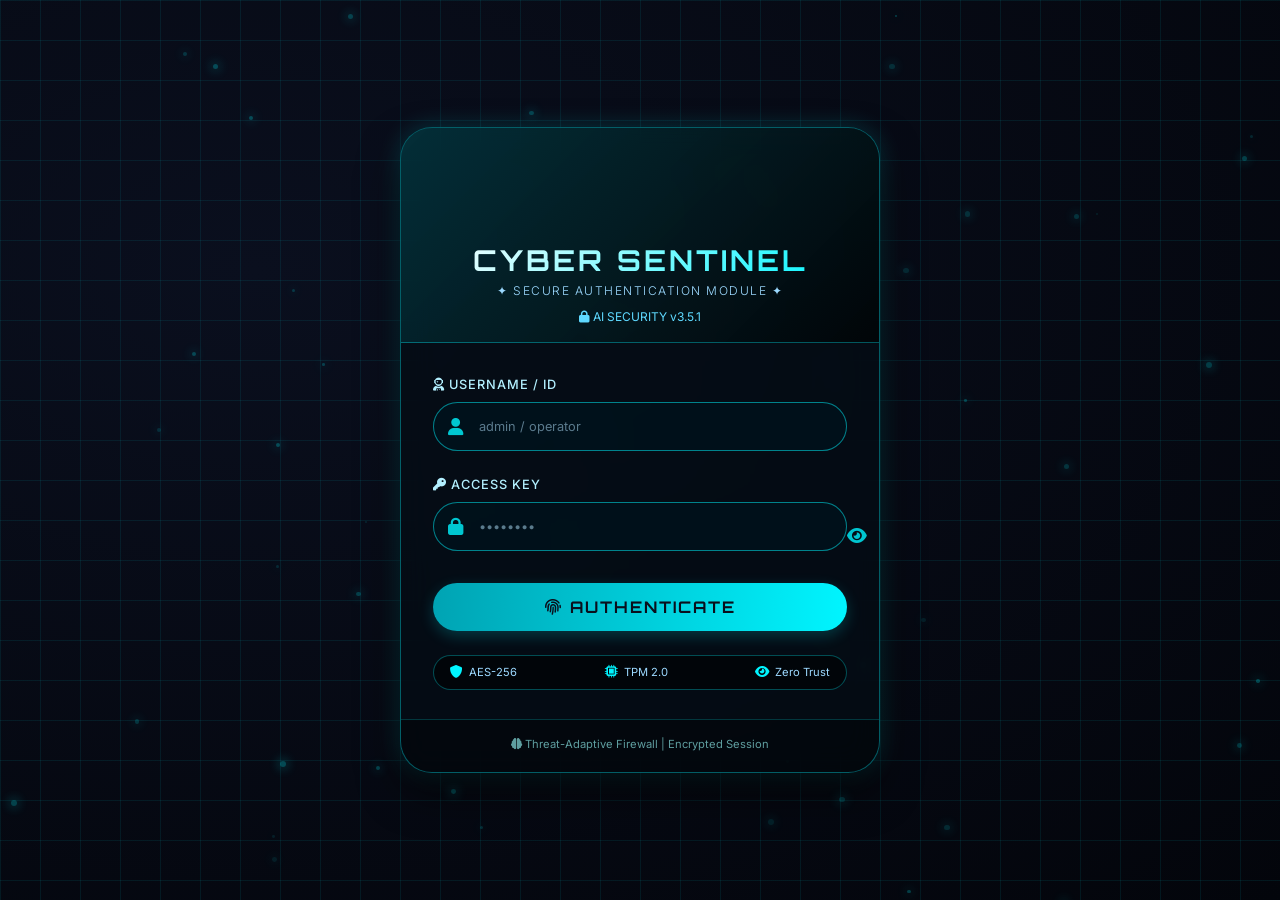
<file: frontend(testing)/login.html>
<!DOCTYPE html>
<html lang="en">
<head>
    <meta charset="UTF-8">
    <meta name="viewport" content="width=device-width, initial-scale=1.0, user-scalable=no">
    <title>CyberSentinel | Secure Authentication</title>

    <!-- Bootstrap 5 CSS -->
    <link href="https://cdn.jsdelivr.net/npm/bootstrap@5.3.0-alpha1/dist/css/bootstrap.min.css" rel="stylesheet">
    
    <!-- Font Awesome Icons -->
    <link rel="stylesheet" href="https://cdnjs.cloudflare.com/ajax/libs/font-awesome/6.0.0-beta3/css/all.min.css">
    
    <!-- Google Fonts: Inter + Orbitron -->
    <link href="https://fonts.googleapis.com/css2?family=Orbitron:wght@400;500;600;700;800;900&family=Inter:wght@300;400;500;600;700&display=swap" rel="stylesheet">
    
    <style>
        * {
            margin: 0;
            padding: 0;
            box-sizing: border-box;
        }

        body {
            min-height: 100vh;
            background: radial-gradient(ellipse at 20% 30%, #0a0f1e, #03050b);
            font-family: 'Inter', sans-serif;
            display: flex;
            align-items: center;
            justify-content: center;
            position: relative;
            overflow-x: hidden;
        }

        /* Animated grid background */
        .cyber-grid {
            position: fixed;
            top: 0;
            left: 0;
            width: 100%;
            height: 100%;
            background-image: 
                linear-gradient(rgba(0, 245, 255, 0.08) 1px, transparent 1px),
                linear-gradient(90deg, rgba(0, 245, 255, 0.08) 1px, transparent 1px);
            background-size: 40px 40px;
            pointer-events: none;
            z-index: 0;
            animation: gridMove 20s linear infinite;
        }

        @keyframes gridMove {
            0% {
                transform: translate(0, 0);
            }
            100% {
                transform: translate(40px, 40px);
            }
        }

        /* Floating particles */
        .particles {
            position: fixed;
            top: 0;
            left: 0;
            width: 100%;
            height: 100%;
            z-index: 0;
            pointer-events: none;
        }

        .particle {
            position: absolute;
            background: rgba(0, 245, 255, 0.4);
            border-radius: 50%;
            box-shadow: 0 0 12px #00f5ff;
            animation: floatParticle 8s infinite ease-in-out;
        }

        @keyframes floatParticle {
            0% {
                transform: translateY(0px) translateX(0px);
                opacity: 0;
            }
            20% {
                opacity: 0.8;
            }
            80% {
                opacity: 0.6;
            }
            100% {
                transform: translateY(-100px) translateX(30px);
                opacity: 0;
            }
        }

        /* Main card container */
        .login-wrapper {
            position: relative;
            z-index: 10;
            width: 100%;
            max-width: 480px;
            margin: 1.5rem;
        }

        .cyber-card {
            background: rgba(5, 12, 20, 0.75);
            backdrop-filter: blur(16px);
            border-radius: 32px;
            border: 1px solid rgba(0, 245, 255, 0.35);
            box-shadow: 0 20px 40px rgba(0, 0, 0, 0.6), 0 0 25px rgba(0, 245, 255, 0.2);
            transition: all 0.3s ease;
            overflow: hidden;
        }

        .cyber-card:hover {
            border-color: #00f5ff;
            box-shadow: 0 0 35px rgba(0, 245, 255, 0.3);
        }

        .card-header-glow {
            background: linear-gradient(135deg, rgba(0, 245, 255, 0.15), rgba(0, 0, 0, 0.6));
            padding: 1.5rem 2rem 1rem;
            text-align: center;
            border-bottom: 1px solid rgba(0, 245, 255, 0.3);
        }

        .logo-icon {
            font-size: 3.2rem;
            color: #00f5ff;
            filter: drop-shadow(0 0 8px #00f5ff);
            animation: pulseGlow 2s infinite alternate;
        }

        @keyframes pulseGlow {
            0% {
                text-shadow: 0 0 2px #00f5ff;
                filter: drop-shadow(0 0 4px #00f5ff);
            }
            100% {
                text-shadow: 0 0 12px #00f5ff;
                filter: drop-shadow(0 0 12px #00f5ff);
            }
        }

        .cyber-title {
            font-family: 'Orbitron', monospace;
            font-weight: 700;
            font-size: 1.8rem;
            letter-spacing: 3px;
            background: linear-gradient(135deg, #ffffff, #00f5ff);
            -webkit-background-clip: text;
            background-clip: text;
            color: transparent;
            margin-top: 10px;
        }

        .subtitle {
            font-size: 0.75rem;
            letter-spacing: 1.5px;
            color: #9cd9ff;
            font-weight: 300;
            text-transform: uppercase;
        }

        /* Form styling */
        .cyber-form {
            padding: 2rem 2rem 1.8rem;
        }

        .input-group-cyber {
            margin-bottom: 1.5rem;
        }

        .input-label {
            display: block;
            margin-bottom: 0.5rem;
            font-size: 0.8rem;
            font-weight: 500;
            letter-spacing: 1px;
            color: #b3f0ff;
            text-transform: uppercase;
        }

        .input-icon-field {
            position: relative;
            display: flex;
            align-items: center;
        }

        .input-icon-field i {
            position: absolute;
            left: 15px;
            font-size: 1.1rem;
            color: #00f5ff;
            z-index: 2;
            opacity: 0.8;
        }

        .cyber-input {
            width: 100%;
            background: rgba(0, 20, 30, 0.7);
            border: 1.5px solid rgba(0, 245, 255, 0.5);
            border-radius: 40px;
            padding: 12px 20px 12px 45px;
            font-size: 0.95rem;
            color: #ffffff;
            font-weight: 400;
            transition: all 0.25s ease;
            font-family: 'Inter', monospace;
        }

        .cyber-input:focus {
            outline: none;
            border-color: #00f5ff;
            box-shadow: 0 0 15px rgba(0, 245, 255, 0.4);
            background: rgba(0, 30, 40, 0.8);
        }

        .cyber-input::placeholder {
            color: rgba(180, 230, 255, 0.5);
            font-size: 0.8rem;
        }

        /* Toggle password eye */
        .toggle-pwd {
            position: absolute;
            right: 15px;
            cursor: pointer;
            color: #00f5ff;
            background: transparent;
            border: none;
            font-size: 1rem;
            z-index: 2;
        }

        /* Login button */
        .btn-cyber {
            background: linear-gradient(95deg, #00a3b3, #00f5ff);
            border: none;
            border-radius: 40px;
            padding: 12px;
            font-weight: 700;
            font-family: 'Orbitron', monospace;
            letter-spacing: 2px;
            font-size: 1rem;
            color: #0a0f1c;
            transition: all 0.25s;
            box-shadow: 0 5px 15px rgba(0, 245, 255, 0.2);
            width: 100%;
            margin-top: 0.5rem;
        }

        .btn-cyber:hover {
            transform: scale(1.02);
            background: linear-gradient(95deg, #00c5d9, #2effff);
            box-shadow: 0 0 20px #00f5ff;
            color: #000;
        }

        /* security badges */
        .security-badge {
            display: flex;
            justify-content: space-between;
            align-items: center;
            background: rgba(0, 0, 0, 0.5);
            border-radius: 50px;
            padding: 0.5rem 1rem;
            margin-top: 1.5rem;
            border: 1px solid rgba(0, 245, 255, 0.3);
            font-size: 0.7rem;
        }

        .badge-item {
            display: flex;
            align-items: center;
            gap: 6px;
            color: #9cd9ff;
        }

        .badge-item i {
            font-size: 0.8rem;
            color: #00f5ff;
        }

        /* Footer */
        .footer-note {
            text-align: center;
            padding: 1rem 1rem 1.2rem;
            font-size: 0.7rem;
            color: #5f9ea0;
            border-top: 1px solid rgba(0, 245, 255, 0.2);
            background: rgba(0, 0, 0, 0.3);
        }

        /* alert animation */
        .toast-notify {
            position: fixed;
            bottom: 25px;
            right: 25px;
            z-index: 1050;
            min-width: 260px;
            background: rgba(0, 0, 0, 0.85);
            backdrop-filter: blur(12px);
            border-left: 5px solid;
            border-radius: 12px;
            padding: 12px 18px;
            font-family: 'Inter', monospace;
            transform: translateX(120%);
            transition: transform 0.3s ease;
            box-shadow: 0 10px 20px rgba(0,0,0,0.5);
        }

        .toast-notify.show-toast {
            transform: translateX(0);
        }

        .toast-success {
            border-left-color: #00ffaa;
            color: #ccfff0;
        }
        .toast-error {
            border-left-color: #ff3366;
            color: #ffb3c6;
        }

        @media (max-width: 480px) {
            .cyber-title {
                font-size: 1.4rem;
            }
            .cyber-form {
                padding: 1.5rem;
            }
        }
    </style>
</head>
<body>

<div class="cyber-grid"></div>
<div class="particles" id="particlesContainer"></div>

<div class="login-wrapper">
    <div class="cyber-card">
        <div class="card-header-glow">
            <div class="logo-icon">
                <i class="fas fa-shield-haltered"></i>
            </div>
            <div class="cyber-title">CYBER SENTINEL</div>
            <div class="subtitle">✦ SECURE AUTHENTICATION MODULE ✦</div>
            <div style="margin-top: 8px; font-size: 12px; color:#5fd9ff;"><i class="fas fa-lock"></i> AI SECURITY v3.5.1</div>
        </div>

        <div class="cyber-form">
            <form id="advancedLoginForm">
                <div class="input-group-cyber">
                    <label class="input-label"><i class="fas fa-user-astronaut"></i> USERNAME / ID</label>
                    <div class="input-icon-field">
                        <i class="fas fa-user"></i>
                        <input type="text" class="cyber-input" id="username" placeholder="admin / operator" autocomplete="off" required>
                    </div>
                </div>

                <div class="input-group-cyber">
                    <label class="input-label"><i class="fas fa-key"></i> ACCESS KEY</label>
                    <div class="input-icon-field">
                        <i class="fas fa-lock"></i>
                        <input type="password" class="cyber-input" id="password" placeholder="••••••••" autocomplete="off" required>
                        <button type="button" class="toggle-pwd" id="togglePasswordBtn">
                            <i class="fas fa-eye"></i>
                        </button>
                    </div>
                </div>

                <button type="submit" class="btn-cyber" id="loginBtn">
                    <i class="fas fa-fingerprint"></i> AUTHENTICATE
                </button>

                <div class="security-badge">
                    <div class="badge-item"><i class="fas fa-shield-alt"></i> AES-256</div>
                    <div class="badge-item"><i class="fas fa-microchip"></i> TPM 2.0</div>
                    <div class="badge-item"><i class="fas fa-eye"></i> Zero Trust</div>
                </div>
            </form>
        </div>

        <div class="footer-note">
            <i class="fas fa-brain"></i> Threat-Adaptive Firewall | Encrypted Session
        </div>
    </div>
</div>

<!-- Custom Toast Notifications -->
<div id="liveToast" class="toast-notify">
    <div style="display: flex; align-items: center; gap: 12px;">
        <i id="toastIcon" class="fas fa-check-circle" style="font-size: 1.4rem;"></i>
        <div style="flex:1">
            <strong id="toastTitle">System</strong>
            <div id="toastMessage" style="font-size:0.8rem;">Authenticating...</div>
        </div>
        <button style="background: none; border: none; color: #aaa; cursor:pointer;" onclick="closeToast()">✕</button>
    </div>
</div>

<script>
    // -------------------------------
    // 1) Animated particles creation
    // -------------------------------
    function createParticles() {
        const container = document.getElementById('particlesContainer');
        const particleCount = 60;
        for (let i = 0; i < particleCount; i++) {
            const particle = document.createElement('div');
            particle.classList.add('particle');
            const size = Math.random() * 4 + 2;
            particle.style.width = size + 'px';
            particle.style.height = size + 'px';
            particle.style.left = Math.random() * 100 + '%';
            particle.style.top = Math.random() * 100 + '%';
            particle.style.animationDelay = Math.random() * 8 + 's';
            particle.style.animationDuration = Math.random() * 6 + 4 + 's';
            particle.style.opacity = Math.random() * 0.5 + 0.2;
            container.appendChild(particle);
        }
    }
    createParticles();

    // Toggle password visibility
    const togglePwdBtn = document.getElementById('togglePasswordBtn');
    const pwdInput = document.getElementById('password');
    let eyeIcon = togglePwdBtn.querySelector('i');
    
    togglePwdBtn.addEventListener('click', function() {
        const type = pwdInput.getAttribute('type') === 'password' ? 'text' : 'password';
        pwdInput.setAttribute('type', type);
        if (type === 'text') {
            eyeIcon.classList.remove('fa-eye');
            eyeIcon.classList.add('fa-eye-slash');
        } else {
            eyeIcon.classList.remove('fa-eye-slash');
            eyeIcon.classList.add('fa-eye');
        }
    });

    // Toast control
    let toastTimeout;
    const toastEl = document.getElementById('liveToast');
    
    function showToast(type, title, message) {
        if (toastTimeout) clearTimeout(toastTimeout);
        const toastIcon = document.getElementById('toastIcon');
        const toastTitle = document.getElementById('toastTitle');
        const toastMsg = document.getElementById('toastMessage');
        
        if (type === 'success') {
            toastIcon.className = 'fas fa-check-circle';
            toastIcon.style.color = '#00ffaa';
            toastTitle.innerText = title || 'ACCESS GRANTED';
            toastMsg.innerText = message;
            toastEl.classList.remove('toast-error');
            toastEl.classList.add('toast-success');
        } else {
            toastIcon.className = 'fas fa-skull-crossbones';
            toastIcon.style.color = '#ff3366';
            toastTitle.innerText = title || 'ACCESS DENIED';
            toastMsg.innerText = message;
            toastEl.classList.remove('toast-success');
            toastEl.classList.add('toast-error');
        }
        
        toastEl.classList.add('show-toast');
        toastTimeout = setTimeout(() => {
            toastEl.classList.remove('show-toast');
        }, 3200);
    }
    
    window.closeToast = function() {
        toastEl.classList.remove('show-toast');
        if (toastTimeout) clearTimeout(toastTimeout);
    };
    
    // Additional loading effect for button
    const loginBtn = document.getElementById('loginBtn');
    
    // Advanced credential simulation with enhanced security aesthetic
    // Allowed users: admin + 1234, superuser + sentinel99, auditor + cyber2025
    // Also simulate fake brute force detection message style
    function authenticateUser(username, password) {
        const validCreds = [
            { user: "admin", pass: "1234", role: "Administrator" },
            { user: "superuser", pass: "sentinel99", role: "SuperUser" },
            { user: "auditor", pass: "cyber2025", role: "Security Auditor" },
            { user: "root", pass: "Cyber#2025", role: "Root Access" }
        ];
        return validCreds.find(cred => cred.user === username && cred.pass === password);
    }
    
    // simulate logging attempt with glow animation
    const form = document.getElementById('advancedLoginForm');
    
    form.addEventListener('submit', async function(e) {
        e.preventDefault();
        
        const usernameInput = document.getElementById('username');
        const passwordInput = document.getElementById('password');
        const username = usernameInput.value.trim();
        const password = passwordInput.value;
        
        // Disable button for a moment to avoid spam (visual feedback)
        loginBtn.disabled = true;
        loginBtn.innerHTML = '<i class="fas fa-spinner fa-pulse"></i> VERIFYING CREDENTIALS...';
        
        // Artificial delay for dramatic effect (makes it feel like secure handshake)
        setTimeout(() => {
            const userAuth = authenticateUser(username, password);
            
            if (userAuth) {
                // Grant access success
                showToast('success', `✓ ${userAuth.role}`, `Authentication successful. Redirecting to CyberSentinel Dashboard...`);
                // Play subtle style: add a glow effect on card
                const card = document.querySelector('.cyber-card');
                card.style.boxShadow = '0 0 40px rgba(0, 255, 200, 0.6)';
                
                // Store session simulation
                sessionStorage.setItem('cyberUser', username);
                sessionStorage.setItem('cyberRole', userAuth.role);
                
                // Redirect to dashboard (demo index.html same as original but now we create a dummy dashboard simulation? Actually we redirect to "dashboard.html" but we don't have, but we will create synthetic in-memory redirect? Original used index.html, but to maintain consistency, we'll create a fake redirection with alert and then go to index.html. Since we have no dashboard file, but we will simulate a dashboard redirect after alert.
                setTimeout(() => {
                    // If we want to show something nice, we can redirect to the same "index.html" that the user's original code expects, but we can also create a demo alert and location.
                    // We'll preserve the original behavior: window.location.href = "index.html";
                    // However ensure that we do not break if index.html missing. But we follow your initial spec.
                    window.location.href = "index.html";
                }, 1400);
            } else {
                // Failed attempt: advanced visual denial + log simulation
                showToast('error', '⛔ SECURITY ALERT', `Invalid credentials for user "${username}". Unauthorized access logged.`);
                // Shake effect on card
                const card = document.querySelector('.cyber-card');
                card.style.transform = 'translateX(8px)';
                setTimeout(() => { card.style.transform = 'translateX(-6px)'; }, 80);
                setTimeout(() => { card.style.transform = 'translateX(4px)'; }, 160);
                setTimeout(() => { card.style.transform = 'translateX(0)'; }, 240);
                
                // Clear password field for security (good UX)
                passwordInput.value = '';
                passwordInput.focus();
                
                // Additional threat feedback: change border color temporarily
                const inputs = document.querySelectorAll('.cyber-input');
                inputs.forEach(inp => {
                    inp.style.borderColor = '#ff3366';
                    inp.style.boxShadow = '0 0 8px rgba(255,51,102,0.5)';
                    setTimeout(() => {
                        inp.style.borderColor = 'rgba(0, 245, 255, 0.5)';
                        inp.style.boxShadow = 'none';
                    }, 800);
                });
            }
            
            // Re-enable button
            loginBtn.disabled = false;
            loginBtn.innerHTML = '<i class="fas fa-fingerprint"></i> AUTHENTICATE';
        }, 800); // small delay to add 'processing' feel
    });
    
    // Additional Easter Egg: Console log for security researcher
    console.log("%c⚠️ CYBERSENTINEL v3.5 | Secure Zone Active ⚠️", "color: #00f5ff; font-size: 14px; font-family: monospace;");
    console.log("%c> All login attempts are monitored. Unauthorized access prohibited.", "color: #6c8b9e;");
    
    // Add dynamic background glitch on mouse move? just for cool factor (minor)
    document.body.addEventListener('mousemove', (e) => {
        const x = e.clientX / window.innerWidth;
        const y = e.clientY / window.innerHeight;
        const grid = document.querySelector('.cyber-grid');
        if (grid) {
            grid.style.backgroundPosition = `${x * 20}px ${y * 20}px`;
        }
    });
    
    // preload fancy placeholder typing effect
    const userField = document.getElementById('username');
    const placeholders = ["admin", "superuser", "auditor", "root"];
    let phIndex = 0;
    setInterval(() => {
        if (document.activeElement !== userField && userField.value === "") {
            userField.placeholder = placeholders[phIndex % placeholders.length] + " ...";
            phIndex++;
        }
    }, 2000);
    
    // detect enter key already handled by form
    // extra ripple on login button
    const btn = document.querySelector('.btn-cyber');
    btn.addEventListener('click', function(e) {
        // just ripple visual optional
        let ripple = document.createElement('span');
        ripple.classList.add('ripple-effect');
        ripple.style.position = 'absolute';
        ripple.style.borderRadius = '50%';
        ripple.style.backgroundColor = 'rgba(255,255,255,0.4)';
        ripple.style.width = '10px';
        ripple.style.height = '10px';
        ripple.style.transform = 'scale(1)';
        ripple.style.pointerEvents = 'none';
        const rect = btn.getBoundingClientRect();
        const mouseX = e.clientX - rect.left;
        const mouseY = e.clientY - rect.top;
        ripple.style.left = mouseX + 'px';
        ripple.style.top = mouseY + 'px';
        ripple.style.transition = 'all 0.5s ease-out';
        btn.style.position = 'relative';
        btn.appendChild(ripple);
        setTimeout(() => {
            ripple.style.transform = 'scale(20)';
            ripple.style.opacity = '0';
            setTimeout(() => ripple.remove(), 500);
        }, 10);
    });
    
    // Add style for ripple effect
    const styleRipple = document.createElement('style');
    styleRipple.innerHTML = `.btn-cyber { overflow: hidden; position: relative; } .ripple-effect { position: absolute; background: rgba(255,255,255,0.3); border-radius: 50%; transform: scale(0); animation: rippleAnim 0.6s linear; pointer-events: none; } @keyframes rippleAnim { to { transform: scale(15); opacity: 0; } }`;
    document.head.appendChild(styleRipple);
</script>

<!-- Bootstrap JS bundle (optional for interactivity, but not required for core) -->
<script src="https://cdn.jsdelivr.net/npm/bootstrap@5.3.0-alpha1/dist/js/bootstrap.bundle.min.js"></script>
</body>
</html>
</file>
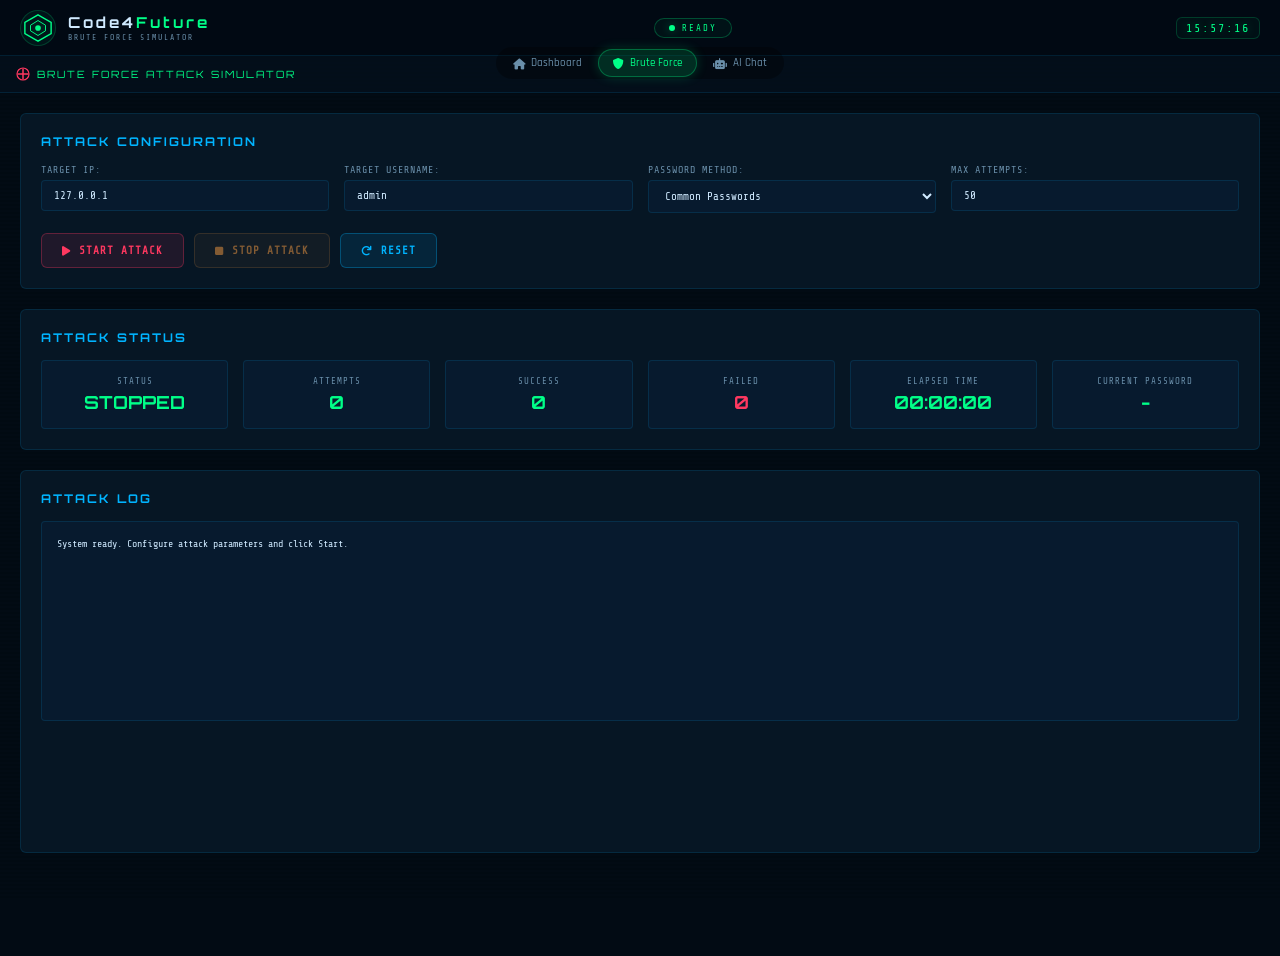
<file: templates/Brute_force/brute_force_dashboard.html>
<!DOCTYPE html>
<html lang="en">
<head>
  <meta charset="UTF-8"/>
  <meta name="viewport" content="width=device-width, initial-scale=1.0"/>
  <title>Brute Force Simulator - CyberSentinel</title>
  <link rel="preconnect" href="https://fonts.googleapis.com"/>
  <link rel="preconnect" href="https://fonts.gstatic.com" crossorigin/>
  <link href="https://fonts.googleapis.com/css2?family=Share+Tech+Mono&family=Rajdhani:wght@400;500;600;700&family=Orbitron:wght@400;700;900&display=swap" rel="stylesheet"/>
  <link href="https://cdnjs.cloudflare.com/ajax/libs/font-awesome/6.0.0/css/all.min.css" rel="stylesheet"/>
  <link rel="stylesheet" href="/static/style.css"/>
</head>
<body>

<canvas id="matrixCanvas"></canvas>
<div class="scanlines"></div>

<!-- ═══ HEADER ═══ -->
<header class="site-header">
  <div class="header-left">
    <div class="logo-icon">
      <svg width="30" height="30" viewBox="0 0 32 32" fill="none">
        <polygon points="16,2 30,10 30,22 16,30 2,22 2,10" stroke="#00ff88" stroke-width="1.5" fill="none"/>
        <polygon points="16,8 24,13 24,19 16,24 8,19 8,13" stroke="#00ff88" stroke-width="1" fill="rgba(0,255,136,0.05)"/>
        <circle cx="16" cy="16" r="3" fill="#00ff88"/>
      </svg>
    </div>
    <div class="logo-text">
      <span class="logo-main">Code4<span class="logo-accent">Future</span></span>
      <span class="logo-sub">BRUTE FORCE SIMULATOR</span>
    </div>
  </div>
  <div class="header-center">
    <div class="status-badge" id="systemStatus">
      <span class="pulse-dot"></span>
      <span id="statusText">READY</span>
    </div>
  </div>
  <div class="header-right">
    <div class="header-clock" id="headerClock">--:--:--</div>
  </div>
  <div class="header-nav">
    <a href="/" class="nav-link">
      <i class="fas fa-home"></i> Dashboard
    </a>
    <a href="/brute-force" class="nav-link active">
      <i class="fas fa-shield-alt"></i> Brute Force
    </a>
    <a href="/ai-chat" class="nav-link">
      <i class="fas fa-robot"></i> AI Chat
    </a>
  </div>
</header>

<!-- ═══ MAIN CONTENT ═══ -->
<main class="main-layout" style="grid-template-columns: 1fr;">

  <!-- ── BRUTE FORCE CONTROL PANEL ── -->
  <section class="panel" style="height: 100vh;">
    <div class="panel-header">
      <span class="panel-title">
        <svg width="14" height="14" viewBox="0 0 14 14" fill="none">
          <path d="M2 7h10M7 2v10" stroke="#ff3860" stroke-width="1.5" stroke-linecap="round"/>
          <circle cx="7" cy="7" r="6" stroke="#ff3860" stroke-width="1.2"/>
        </svg>
        BRUTE FORCE ATTACK SIMULATOR
      </span>
    </div>

    <div class="brute-force-container">
      <!-- Configuration Section -->
      <div class="config-section">
        <h3>Attack Configuration</h3>
        <div class="config-grid">
          <div class="config-item">
            <label>Target IP:</label>
            <input type="text" id="targetIp" placeholder="192.168.1.100" value="127.0.0.1"/>
          </div>
          <div class="config-item">
            <label>Target Username:</label>
            <input type="text" id="targetUsername" placeholder="admin" value="admin"/>
          </div>
          <div class="config-item">
            <label>Password Method:</label>
            <select id="passwordMethod">
              <option value="common">Common Passwords</option>
              <option value="numeric">Numeric (0000-9999)</option>
              <option value="alphabet">Alphabet Combinations</option>
            </select>
          </div>
          <div class="config-item">
            <label>Max Attempts:</label>
            <input type="number" id="maxAttempts" placeholder="100" value="50" min="1" max="1000"/>
          </div>
        </div>
        
        <div class="control-buttons">
          <button class="attack-btn start" onclick="startAttack()">
            <i class="fas fa-play"></i> Start Attack
          </button>
          <button class="attack-btn stop" onclick="stopAttack()" disabled>
            <i class="fas fa-stop"></i> Stop Attack
          </button>
          <button class="attack-btn reset" onclick="resetAttack()">
            <i class="fas fa-redo"></i> Reset
          </button>
        </div>
      </div>

      <!-- Status Section -->
      <div class="status-section">
        <h3>Attack Status</h3>
        <div class="status-grid">
          <div class="status-card">
            <span class="status-label">Status</span>
            <span class="status-value" id="attackStatus">STOPPED</span>
          </div>
          <div class="status-card">
            <span class="status-label">Attempts</span>
            <span class="status-value" id="attemptCount">0</span>
          </div>
          <div class="status-card">
            <span class="status-label">Success</span>
            <span class="status-value success" id="successCount">0</span>
          </div>
          <div class="status-card">
            <span class="status-label">Failed</span>
            <span class="status-value danger" id="failCount">0</span>
          </div>
          <div class="status-card">
            <span class="status-label">Elapsed Time</span>
            <span class="status-value" id="elapsedTime">00:00:00</span>
          </div>
          <div class="status-card">
            <span class="status-label">Current Password</span>
            <span class="status-value" id="currentPassword">-</span>
          </div>
        </div>
      </div>

      <!-- Log Section -->
      <div class="log-section">
        <h3>Attack Log</h3>
        <div class="log-container" id="attackLog">
          <div class="log-entry">System ready. Configure attack parameters and click Start.</div>
        </div>
      </div>
    </div>
  </section>

</main>

<script src="/static/Brute_force/brute_force_dashboard.js"></script>
<script>
// Basic fallback functionality if JS file doesn't load
function startAttack() {
  addLog('Starting brute force attack...');
  document.getElementById('attackStatus').textContent = 'RUNNING';
  document.getElementById('attackStatus').style.color = '#ff9f43';
}

function stopAttack() {
  addLog('Attack stopped by user.');
  document.getElementById('attackStatus').textContent = 'STOPPED';
  document.getElementById('attackStatus').style.color = '#6a8faa';
}

function resetAttack() {
  addLog('Attack reset.');
  document.getElementById('attackStatus').textContent = 'STOPPED';
  document.getElementById('attackStatus').style.color = '#6a8faa';
  document.getElementById('attemptCount').textContent = '0';
  document.getElementById('successCount').textContent = '0';
  document.getElementById('failCount').textContent = '0';
  document.getElementById('elapsedTime').textContent = '00:00:00';
  document.getElementById('currentPassword').textContent = '-';
}

function addLog(message) {
  const logContainer = document.getElementById('attackLog');
  const timestamp = new Date().toLocaleTimeString();
  const logEntry = document.createElement('div');
  logEntry.className = 'log-entry';
  logEntry.innerHTML = `<span class="log-time">[${timestamp}]</span> ${message}`;
  logContainer.appendChild(logEntry);
  logContainer.scrollTop = logContainer.scrollHeight;
}

// Clock
function startClock() {
  const upd = () => {
    const c = document.getElementById("headerClock");
    if (c) c.textContent = new Date().toLocaleTimeString("en-US", { hour12: false });
  };
  upd(); setInterval(upd, 1000);
}
startClock();

// Matrix background
function initMatrix() {
  const canvas = document.getElementById("matrixCanvas");
  if (!canvas) return;
  const ctx = canvas.getContext("2d");
  const rs = () => { canvas.width = innerWidth; canvas.height = innerHeight; };
  rs(); window.addEventListener("resize", rs);

  const chars = "ABCDEFGHIJKLMNOPQRSTUVWXYZabcdefghijklmnopqrstuvwxyz0123456789@#$%^&*()";
  const fs = 12;
  let cols = Math.floor(innerWidth / fs);
  let drops = Array(cols).fill(0);
  window.addEventListener("resize", () => {
    cols = Math.floor(innerWidth / fs); drops = Array(cols).fill(0);
  });

  setInterval(() => {
    ctx.fillStyle = "rgba(2,11,20,0.05)";
    ctx.fillRect(0, 0, canvas.width, canvas.height);
    ctx.fillStyle = "#00ff88";
    ctx.font = fs + "px Share Tech Mono";
    drops.forEach((y, i) => {
      ctx.fillText(chars[Math.floor(Math.random() * chars.length)], i * fs, y * fs);
      if (y * fs > canvas.height && Math.random() > 0.975) drops[i] = 0;
      drops[i]++;
    });
  }, 50);
}
initMatrix();
</script>

<style>
.brute-force-container {
  padding: 20px;
  display: flex;
  flex-direction: column;
  gap: 20px;
  height: calc(100vh - 120px);
  overflow-y: auto;
}

.config-section, .status-section, .log-section {
  background: var(--bg-card);
  border: 1px solid var(--border);
  border-radius: var(--r);
  padding: 20px;
}

.config-section h3, .status-section h3, .log-section h3 {
  color: var(--blue);
  font-family: var(--logo);
  font-size: 12px;
  letter-spacing: 2px;
  margin-bottom: 15px;
  text-transform: uppercase;
}

.config-grid {
  display: grid;
  grid-template-columns: repeat(auto-fit, minmax(250px, 1fr));
  gap: 15px;
  margin-bottom: 20px;
}

.config-item {
  display: flex;
  flex-direction: column;
  gap: 5px;
}

.config-item label {
  color: var(--t2);
  font-family: var(--mono);
  font-size: 10px;
  text-transform: uppercase;
  letter-spacing: 1px;
}

.config-item input, .config-item select {
  background: var(--bg-row);
  border: 1px solid var(--border);
  color: var(--t1);
  font-family: var(--mono);
  font-size: 11px;
  padding: 8px 12px;
  border-radius: 4px;
  outline: none;
}

.config-item input:focus, .config-item select:focus {
  border-color: var(--blue);
}

.control-buttons {
  display: flex;
  gap: 10px;
  flex-wrap: wrap;
}

.attack-btn {
  display: flex;
  align-items: center;
  gap: 8px;
  padding: 10px 20px;
  border: none;
  border-radius: var(--r);
  font-family: var(--mono);
  font-size: 11px;
  font-weight: 600;
  letter-spacing: 1px;
  cursor: pointer;
  transition: all 0.2s;
  text-transform: uppercase;
}

.attack-btn.start {
  background: rgba(255, 56, 96, 0.1);
  color: var(--red);
  border: 1px solid rgba(255, 56, 96, 0.3);
}

.attack-btn.start:hover:not(:disabled) {
  background: rgba(255, 56, 96, 0.2);
  box-shadow: var(--gred);
}

.attack-btn.stop {
  background: rgba(255, 159, 67, 0.1);
  color: var(--orange);
  border: 1px solid rgba(255, 159, 67, 0.3);
}

.attack-btn.stop:hover:not(:disabled) {
  background: rgba(255, 159, 67, 0.2);
}

.attack-btn.reset {
  background: rgba(0, 180, 255, 0.1);
  color: var(--blue);
  border: 1px solid rgba(0, 180, 255, 0.3);
}

.attack-btn.reset:hover {
  background: rgba(0, 180, 255, 0.2);
  box-shadow: var(--gblue);
}

.attack-btn:disabled {
  opacity: 0.5;
  cursor: not-allowed;
}

.status-grid {
  display: grid;
  grid-template-columns: repeat(auto-fit, minmax(150px, 1fr));
  gap: 15px;
}

.status-card {
  background: var(--bg-row);
  border: 1px solid var(--border);
  border-radius: 4px;
  padding: 15px;
  text-align: center;
}

.status-label {
  display: block;
  color: var(--t2);
  font-family: var(--mono);
  font-size: 9px;
  text-transform: uppercase;
  letter-spacing: 1px;
  margin-bottom: 5px;
}

.status-value {
  display: block;
  color: var(--green);
  font-family: var(--logo);
  font-size: 18px;
  font-weight: 700;
}

.status-value.success {
  color: var(--green);
}

.status-value.danger {
  color: var(--red);
}

.log-container {
  background: var(--bg-row);
  border: 1px solid var(--border);
  border-radius: 4px;
  height: 200px;
  overflow-y: auto;
  padding: 15px;
  font-family: var(--mono);
  font-size: 10px;
}

.log-entry {
  margin-bottom: 5px;
  line-height: 1.4;
}

.log-time {
  color: var(--t2);
  margin-right: 8px;
}

.main-layout {
  height: 100vh;
  overflow: hidden;
}
</style>

</body>
</html>
</file>
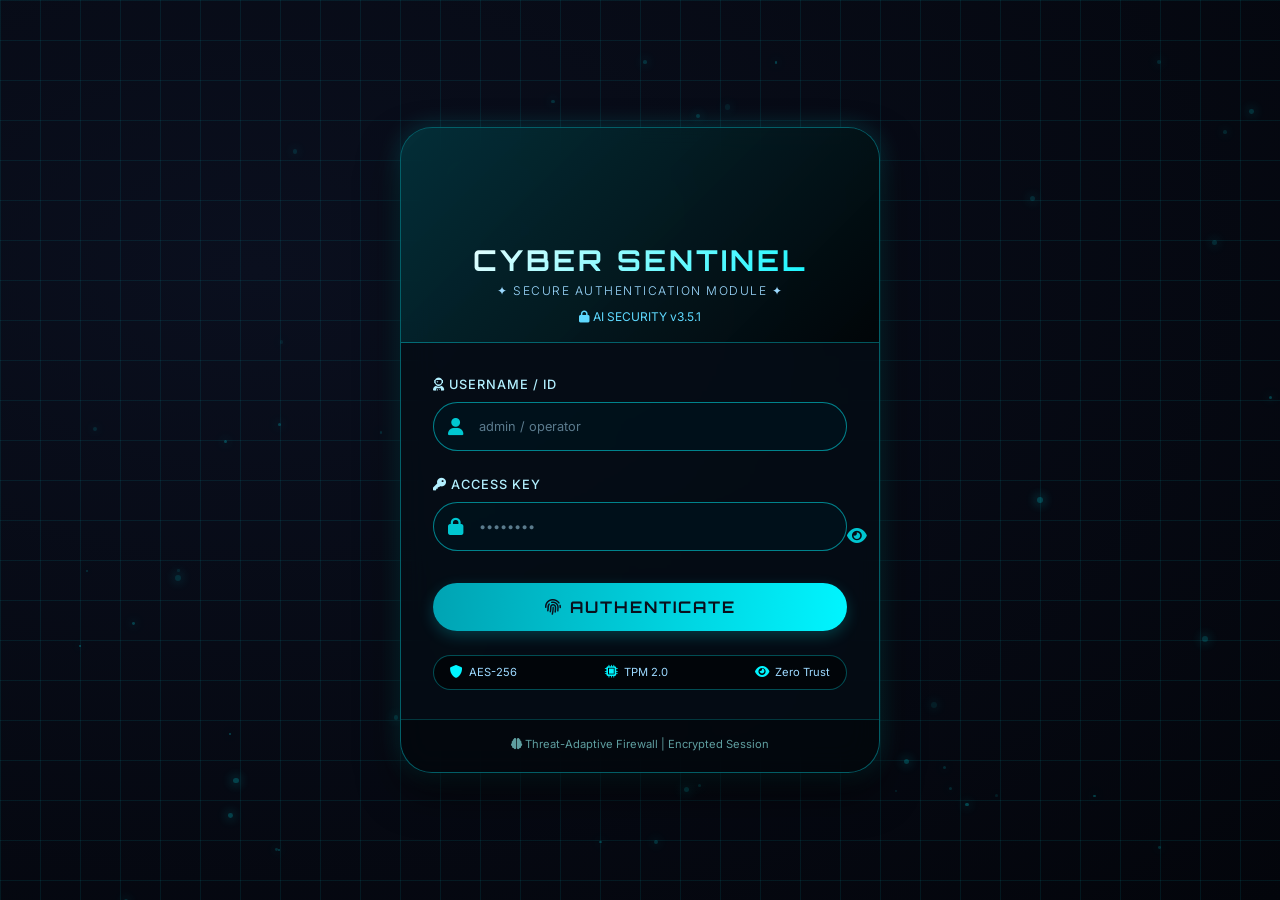
<file: templates/frontend/login.html>
<!DOCTYPE html>
<html lang="en">
<head>
    <meta charset="UTF-8">
    <meta name="viewport" content="width=device-width, initial-scale=1.0, user-scalable=no">
    <title>CyberSentinel | Secure Authentication</title>

    <!-- Bootstrap 5 CSS -->
    <link href="https://cdn.jsdelivr.net/npm/bootstrap@5.3.0-alpha1/dist/css/bootstrap.min.css" rel="stylesheet">
    
    <!-- Font Awesome Icons -->
    <link rel="stylesheet" href="https://cdnjs.cloudflare.com/ajax/libs/font-awesome/6.0.0-beta3/css/all.min.css">
    
    <!-- Google Fonts: Inter + Orbitron -->
    <link href="https://fonts.googleapis.com/css2?family=Orbitron:wght@400;500;600;700;800;900&family=Inter:wght@300;400;500;600;700&display=swap" rel="stylesheet">
    
    <style>
        * {
            margin: 0;
            padding: 0;
            box-sizing: border-box;
        }

        body {
            min-height: 100vh;
            background: radial-gradient(ellipse at 20% 30%, #0a0f1e, #03050b);
            font-family: 'Inter', sans-serif;
            display: flex;
            align-items: center;
            justify-content: center;
            position: relative;
            overflow-x: hidden;
        }

        /* Animated grid background */
        .cyber-grid {
            position: fixed;
            top: 0;
            left: 0;
            width: 100%;
            height: 100%;
            background-image: 
                linear-gradient(rgba(0, 245, 255, 0.08) 1px, transparent 1px),
                linear-gradient(90deg, rgba(0, 245, 255, 0.08) 1px, transparent 1px);
            background-size: 40px 40px;
            pointer-events: none;
            z-index: 0;
            animation: gridMove 20s linear infinite;
        }

        @keyframes gridMove {
            0% {
                transform: translate(0, 0);
            }
            100% {
                transform: translate(40px, 40px);
            }
        }

        /* Floating particles */
        .particles {
            position: fixed;
            top: 0;
            left: 0;
            width: 100%;
            height: 100%;
            z-index: 0;
            pointer-events: none;
        }

        .particle {
            position: absolute;
            background: rgba(0, 245, 255, 0.4);
            border-radius: 50%;
            box-shadow: 0 0 12px #00f5ff;
            animation: floatParticle 8s infinite ease-in-out;
        }

        @keyframes floatParticle {
            0% {
                transform: translateY(0px) translateX(0px);
                opacity: 0;
            }
            20% {
                opacity: 0.8;
            }
            80% {
                opacity: 0.6;
            }
            100% {
                transform: translateY(-100px) translateX(30px);
                opacity: 0;
            }
        }

        /* Main card container */
        .login-wrapper {
            position: relative;
            z-index: 10;
            width: 100%;
            max-width: 480px;
            margin: 1.5rem;
        }

        .cyber-card {
            background: rgba(5, 12, 20, 0.75);
            backdrop-filter: blur(16px);
            border-radius: 32px;
            border: 1px solid rgba(0, 245, 255, 0.35);
            box-shadow: 0 20px 40px rgba(0, 0, 0, 0.6), 0 0 25px rgba(0, 245, 255, 0.2);
            transition: all 0.3s ease;
            overflow: hidden;
        }

        .cyber-card:hover {
            border-color: #00f5ff;
            box-shadow: 0 0 35px rgba(0, 245, 255, 0.3);
        }

        .card-header-glow {
            background: linear-gradient(135deg, rgba(0, 245, 255, 0.15), rgba(0, 0, 0, 0.6));
            padding: 1.5rem 2rem 1rem;
            text-align: center;
            border-bottom: 1px solid rgba(0, 245, 255, 0.3);
        }

        .logo-icon {
            font-size: 3.2rem;
            color: #00f5ff;
            filter: drop-shadow(0 0 8px #00f5ff);
            animation: pulseGlow 2s infinite alternate;
        }

        @keyframes pulseGlow {
            0% {
                text-shadow: 0 0 2px #00f5ff;
                filter: drop-shadow(0 0 4px #00f5ff);
            }
            100% {
                text-shadow: 0 0 12px #00f5ff;
                filter: drop-shadow(0 0 12px #00f5ff);
            }
        }

        .cyber-title {
            font-family: 'Orbitron', monospace;
            font-weight: 700;
            font-size: 1.8rem;
            letter-spacing: 3px;
            background: linear-gradient(135deg, #ffffff, #00f5ff);
            -webkit-background-clip: text;
            background-clip: text;
            color: transparent;
            margin-top: 10px;
        }

        .subtitle {
            font-size: 0.75rem;
            letter-spacing: 1.5px;
            color: #9cd9ff;
            font-weight: 300;
            text-transform: uppercase;
        }

        /* Form styling */
        .cyber-form {
            padding: 2rem 2rem 1.8rem;
        }

        .input-group-cyber {
            margin-bottom: 1.5rem;
        }

        .input-label {
            display: block;
            margin-bottom: 0.5rem;
            font-size: 0.8rem;
            font-weight: 500;
            letter-spacing: 1px;
            color: #b3f0ff;
            text-transform: uppercase;
        }

        .input-icon-field {
            position: relative;
            display: flex;
            align-items: center;
        }

        .input-icon-field i {
            position: absolute;
            left: 15px;
            font-size: 1.1rem;
            color: #00f5ff;
            z-index: 2;
            opacity: 0.8;
        }

        .cyber-input {
            width: 100%;
            background: rgba(0, 20, 30, 0.7);
            border: 1.5px solid rgba(0, 245, 255, 0.5);
            border-radius: 40px;
            padding: 12px 20px 12px 45px;
            font-size: 0.95rem;
            color: #ffffff;
            font-weight: 400;
            transition: all 0.25s ease;
            font-family: 'Inter', monospace;
        }

        .cyber-input:focus {
            outline: none;
            border-color: #00f5ff;
            box-shadow: 0 0 15px rgba(0, 245, 255, 0.4);
            background: rgba(0, 30, 40, 0.8);
        }

        .cyber-input::placeholder {
            color: rgba(180, 230, 255, 0.5);
            font-size: 0.8rem;
        }

        /* Toggle password eye */
        .toggle-pwd {
            position: absolute;
            right: 15px;
            cursor: pointer;
            color: #00f5ff;
            background: transparent;
            border: none;
            font-size: 1rem;
            z-index: 2;
        }

        /* Login button */
        .btn-cyber {
            background: linear-gradient(95deg, #00a3b3, #00f5ff);
            border: none;
            border-radius: 40px;
            padding: 12px;
            font-weight: 700;
            font-family: 'Orbitron', monospace;
            letter-spacing: 2px;
            font-size: 1rem;
            color: #0a0f1c;
            transition: all 0.25s;
            box-shadow: 0 5px 15px rgba(0, 245, 255, 0.2);
            width: 100%;
            margin-top: 0.5rem;
        }

        .btn-cyber:hover {
            transform: scale(1.02);
            background: linear-gradient(95deg, #00c5d9, #2effff);
            box-shadow: 0 0 20px #00f5ff;
            color: #000;
        }

        /* security badges */
        .security-badge {
            display: flex;
            justify-content: space-between;
            align-items: center;
            background: rgba(0, 0, 0, 0.5);
            border-radius: 50px;
            padding: 0.5rem 1rem;
            margin-top: 1.5rem;
            border: 1px solid rgba(0, 245, 255, 0.3);
            font-size: 0.7rem;
        }

        .badge-item {
            display: flex;
            align-items: center;
            gap: 6px;
            color: #9cd9ff;
        }

        .badge-item i {
            font-size: 0.8rem;
            color: #00f5ff;
        }

        /* Footer */
        .footer-note {
            text-align: center;
            padding: 1rem 1rem 1.2rem;
            font-size: 0.7rem;
            color: #5f9ea0;
            border-top: 1px solid rgba(0, 245, 255, 0.2);
            background: rgba(0, 0, 0, 0.3);
        }

        /* alert animation */
        .toast-notify {
            position: fixed;
            bottom: 25px;
            right: 25px;
            z-index: 1050;
            min-width: 260px;
            background: rgba(0, 0, 0, 0.85);
            backdrop-filter: blur(12px);
            border-left: 5px solid;
            border-radius: 12px;
            padding: 12px 18px;
            font-family: 'Inter', monospace;
            transform: translateX(120%);
            transition: transform 0.3s ease;
            box-shadow: 0 10px 20px rgba(0,0,0,0.5);
        }

        .toast-notify.show-toast {
            transform: translateX(0);
        }

        .toast-success {
            border-left-color: #00ffaa;
            color: #ccfff0;
        }
        .toast-error {
            border-left-color: #ff3366;
            color: #ffb3c6;
        }

        @media (max-width: 480px) {
            .cyber-title {
                font-size: 1.4rem;
            }
            .cyber-form {
                padding: 1.5rem;
            }
        }
    </style>
</head>
<body>

<div class="cyber-grid"></div>
<div class="particles" id="particlesContainer"></div>

<div class="login-wrapper">
    <div class="cyber-card">
        <div class="card-header-glow">
            <div class="logo-icon">
                <i class="fas fa-shield-haltered"></i>
            </div>
            <div class="cyber-title">CYBER SENTINEL</div>
            <div class="subtitle">✦ SECURE AUTHENTICATION MODULE ✦</div>
            <div style="margin-top: 8px; font-size: 12px; color:#5fd9ff;"><i class="fas fa-lock"></i> AI SECURITY v3.5.1</div>
        </div>

        <div class="cyber-form">
            <form id="advancedLoginForm">
                <div class="input-group-cyber">
                    <label class="input-label"><i class="fas fa-user-astronaut"></i> USERNAME / ID</label>
                    <div class="input-icon-field">
                        <i class="fas fa-user"></i>
                        <input type="text" class="cyber-input" id="username" placeholder="admin / operator" autocomplete="off" required>
                    </div>
                </div>

                <div class="input-group-cyber">
                    <label class="input-label"><i class="fas fa-key"></i> ACCESS KEY</label>
                    <div class="input-icon-field">
                        <i class="fas fa-lock"></i>
                        <input type="password" class="cyber-input" id="password" placeholder="••••••••" autocomplete="off" required>
                        <button type="button" class="toggle-pwd" id="togglePasswordBtn">
                            <i class="fas fa-eye"></i>
                        </button>
                    </div>
                </div>

                <button type="submit" class="btn-cyber" id="loginBtn">
                    <i class="fas fa-fingerprint"></i> AUTHENTICATE
                </button>

                <div class="security-badge">
                    <div class="badge-item"><i class="fas fa-shield-alt"></i> AES-256</div>
                    <div class="badge-item"><i class="fas fa-microchip"></i> TPM 2.0</div>
                    <div class="badge-item"><i class="fas fa-eye"></i> Zero Trust</div>
                </div>
            </form>
        </div>

        <div class="footer-note">
            <i class="fas fa-brain"></i> Threat-Adaptive Firewall | Encrypted Session
        </div>
    </div>
</div>

<!-- Custom Toast Notifications -->
<div id="liveToast" class="toast-notify">
    <div style="display: flex; align-items: center; gap: 12px;">
        <i id="toastIcon" class="fas fa-check-circle" style="font-size: 1.4rem;"></i>
        <div style="flex:1">
            <strong id="toastTitle">System</strong>
            <div id="toastMessage" style="font-size:0.8rem;">Authenticating...</div>
        </div>
        <button style="background: none; border: none; color: #aaa; cursor:pointer;" onclick="closeToast()">✕</button>
    </div>
</div>

<script>
    // -------------------------------
    // 1) Animated particles creation
    // -------------------------------
    function createParticles() {
        const container = document.getElementById('particlesContainer');
        const particleCount = 60;
        for (let i = 0; i < particleCount; i++) {
            const particle = document.createElement('div');
            particle.classList.add('particle');
            const size = Math.random() * 4 + 2;
            particle.style.width = size + 'px';
            particle.style.height = size + 'px';
            particle.style.left = Math.random() * 100 + '%';
            particle.style.top = Math.random() * 100 + '%';
            particle.style.animationDelay = Math.random() * 8 + 's';
            particle.style.animationDuration = Math.random() * 6 + 4 + 's';
            particle.style.opacity = Math.random() * 0.5 + 0.2;
            container.appendChild(particle);
        }
    }
    createParticles();

    // Toggle password visibility
    const togglePwdBtn = document.getElementById('togglePasswordBtn');
    const pwdInput = document.getElementById('password');
    let eyeIcon = togglePwdBtn.querySelector('i');
    
    togglePwdBtn.addEventListener('click', function() {
        const type = pwdInput.getAttribute('type') === 'password' ? 'text' : 'password';
        pwdInput.setAttribute('type', type);
        if (type === 'text') {
            eyeIcon.classList.remove('fa-eye');
            eyeIcon.classList.add('fa-eye-slash');
        } else {
            eyeIcon.classList.remove('fa-eye-slash');
            eyeIcon.classList.add('fa-eye');
        }
    });

    // Toast control
    let toastTimeout;
    const toastEl = document.getElementById('liveToast');
    
    function showToast(type, title, message) {
        if (toastTimeout) clearTimeout(toastTimeout);
        const toastIcon = document.getElementById('toastIcon');
        const toastTitle = document.getElementById('toastTitle');
        const toastMsg = document.getElementById('toastMessage');
        
        if (type === 'success') {
            toastIcon.className = 'fas fa-check-circle';
            toastIcon.style.color = '#00ffaa';
            toastTitle.innerText = title || 'ACCESS GRANTED';
            toastMsg.innerText = message;
            toastEl.classList.remove('toast-error');
            toastEl.classList.add('toast-success');
        } else {
            toastIcon.className = 'fas fa-skull-crossbones';
            toastIcon.style.color = '#ff3366';
            toastTitle.innerText = title || 'ACCESS DENIED';
            toastMsg.innerText = message;
            toastEl.classList.remove('toast-success');
            toastEl.classList.add('toast-error');
        }
        
        toastEl.classList.add('show-toast');
        toastTimeout = setTimeout(() => {
            toastEl.classList.remove('show-toast');
        }, 3200);
    }
    
    window.closeToast = function() {
        toastEl.classList.remove('show-toast');
        if (toastTimeout) clearTimeout(toastTimeout);
    };
    
    // Additional loading effect for button
    const loginBtn = document.getElementById('loginBtn');
    
    // Advanced credential simulation with enhanced security aesthetic
    // Allowed users: admin + 1234, superuser + sentinel99, auditor + cyber2025
    // Also simulate fake brute force detection message style
    function authenticateUser(username, password) {
        const validCreds = [
            { user: "admin", pass: "1234", role: "Administrator" },
            { user: "superuser", pass: "sentinel99", role: "SuperUser" },
            { user: "auditor", pass: "cyber2025", role: "Security Auditor" },
            { user: "root", pass: "Cyber#2025", role: "Root Access" }
        ];
        return validCreds.find(cred => cred.user === username && cred.pass === password);
    }

    // Function to log authentication attempts to server
    async function logAuthenticationAttempt(username, success, ip, userAgent, errorMessage = null) {
        try {
            console.log('Attempting to log authentication attempt:', { username, success, ip, userAgent, errorMessage });
            
            const logData = {
                timestamp: new Date().toISOString(),
                source: "web_authentication",
                user: username,
                ip: ip,
                user_agent: userAgent,
                status: success ? "success" : "failure",
                event_id: success ? 4624 : 4625,
                dest_ip: window.location.hostname,
                port: window.location.port || 443,
                message: success ? 
                    `Web authentication successful for user ${username}` : 
                    `Web authentication failed for user ${username}${errorMessage ? ': ' + errorMessage : ''}`,
                session_id: sessionStorage.getItem('sessionId') || null,
                login_method: "web_form"
            };

            console.log('Sending log data:', logData);
            console.log('Sending to:', '/api/auth/log');

            const response = await fetch('/api/auth/log', {
                method: 'POST',
                headers: {
                    'Content-Type': 'application/json',
                },
                body: JSON.stringify(logData)
            });

            console.log('Response status:', response.status);
            console.log('Response ok:', response.ok);

            if (!response.ok) {
                console.warn('Failed to log authentication attempt:', response.statusText);
                const errorText = await response.text();
                console.warn('Error response:', errorText);
            } else {
                const result = await response.json();
                console.log('Log successfully recorded:', result);
            }
        } catch (error) {
            console.error('Error logging authentication attempt:', error);
        }
    }

    // Get client IP (fallback to client-side detection)
    async function getClientIP() {
        try {
            const response = await fetch('https://api.ipify.org?format=json');
            const data = await response.json();
            return data.ip;
        } catch (error) {
            return 'unknown';
        }
    }

    // Check if IP is blocked before login
    async function checkIPBlocked(ip) {
        try {
            const response = await fetch(`/api/check-ip/${ip}`);
            const data = await response.json();
            return data.blocked;
        } catch (error) {
            console.error('Error checking IP block status:', error);
            return false;
        }
    }

    // simulate logging attempt with glow animation
    const form = document.getElementById('advancedLoginForm');
    
    form.addEventListener('submit', async function(e) {
        e.preventDefault();
        
        const usernameInput = document.getElementById('username');
        const passwordInput = document.getElementById('password');
        const username = usernameInput.value.trim();
        const password = passwordInput.value;
        
        // Check if IP is blocked first
        const clientIP = await getClientIP();
        const isBlocked = await checkIPBlocked(clientIP);
        
        if (isBlocked) {
            showToast('error', '🚫 ACCESS DENIED', `Your IP (${clientIP}) has been blocked due to suspicious activity. Contact security administrator.`);
            await logAuthenticationAttempt(username, false, clientIP, navigator.userAgent, "IP address blocked");
            return;
        }
        
        // Disable button for a moment to avoid spam (visual feedback)
        loginBtn.disabled = true;
        loginBtn.innerHTML = '<i class="fas fa-spinner fa-pulse"></i> VERIFYING CREDENTIALS...';
        
        // Artificial delay for dramatic effect (makes it feel like secure handshake)
        setTimeout(async () => {
            const userAuth = authenticateUser(username, password);
            const userAgent = navigator.userAgent;
            
            if (userAuth) {
                // Log successful authentication
                await logAuthenticationAttempt(username, true, clientIP, userAgent);
                
                // Grant access success
                showToast('success', `✓ ${userAuth.role}`, `Authentication successful. Redirecting to CyberSentinel Dashboard...`);
                // Play subtle style: add a glow effect on card
                const card = document.querySelector('.cyber-card');
                card.style.boxShadow = '0 0 40px rgba(0, 255, 200, 0.6)';
                
                // Store session simulation
                sessionStorage.setItem('cyberUser', username);
                sessionStorage.setItem('cyberRole', userAuth.role);
                sessionStorage.setItem('sessionId', Math.random().toString(36).substr(2, 9));
                
                // Redirect to dashboard
                setTimeout(() => {
                    window.location.href = "/dashboard";
                }, 1400);
            } else {
                // Log failed authentication
                await logAuthenticationAttempt(username, false, clientIP, userAgent, "Invalid credentials");
                
                // Failed attempt: advanced visual denial + log simulation
                showToast('error', '⛔ SECURITY ALERT', `Invalid credentials for user "${username}". Unauthorized access logged.`);
                // Shake effect on card
                const card = document.querySelector('.cyber-card');
                card.style.transform = 'translateX(8px)';
                setTimeout(() => { card.style.transform = 'translateX(-6px)'; }, 80);
                setTimeout(() => { card.style.transform = 'translateX(4px)'; }, 160);
                setTimeout(() => { card.style.transform = 'translateX(0)'; }, 240);
                
                // Clear password field for security (good UX)
                passwordInput.value = '';
                passwordInput.focus();
                
                // Additional threat feedback: change border color temporarily
                const inputs = document.querySelectorAll('.cyber-input');
                inputs.forEach(inp => {
                    inp.style.borderColor = '#ff3366';
                    inp.style.boxShadow = '0 0 8px rgba(255,51,102,0.5)';
                    setTimeout(() => {
                        inp.style.borderColor = 'rgba(0, 245, 255, 0.5)';
                        inp.style.boxShadow = 'none';
                    }, 800);
                });
            }
            
            // Re-enable button
            loginBtn.disabled = false;
            loginBtn.innerHTML = '<i class="fas fa-fingerprint"></i> AUTHENTICATE';
        }, 800); // small delay to add 'processing' feel
    });
    
    // Additional Easter Egg: Console log for security researcher
    console.log("%c⚠️ CYBERSENTINEL v3.5 | Secure Zone Active ⚠️", "color: #00f5ff; font-size: 14px; font-family: monospace;");
    console.log("%c> All login attempts are monitored. Unauthorized access prohibited.", "color: #6c8b9e;");
    
    // Add dynamic background glitch on mouse move? just for cool factor (minor)
    document.body.addEventListener('mousemove', (e) => {
        const x = e.clientX / window.innerWidth;
        const y = e.clientY / window.innerHeight;
        const grid = document.querySelector('.cyber-grid');
        if (grid) {
            grid.style.backgroundPosition = `${x * 20}px ${y * 20}px`;
        }
    });
    
    // preload fancy placeholder typing effect
    const userField = document.getElementById('username');
    const placeholders = ["admin", "superuser", "auditor", "root"];
    let phIndex = 0;
    setInterval(() => {
        if (document.activeElement !== userField && userField.value === "") {
            userField.placeholder = placeholders[phIndex % placeholders.length] + " ...";
            phIndex++;
        }
    }, 2000);
    
    // detect enter key already handled by form
    // extra ripple on login button
    const btn = document.querySelector('.btn-cyber');
    btn.addEventListener('click', function(e) {
        // just ripple visual optional
        let ripple = document.createElement('span');
        ripple.classList.add('ripple-effect');
        ripple.style.position = 'absolute';
        ripple.style.borderRadius = '50%';
        ripple.style.backgroundColor = 'rgba(255,255,255,0.4)';
        ripple.style.width = '10px';
        ripple.style.height = '10px';
        ripple.style.transform = 'scale(1)';
        ripple.style.pointerEvents = 'none';
        const rect = btn.getBoundingClientRect();
        const mouseX = e.clientX - rect.left;
        const mouseY = e.clientY - rect.top;
        ripple.style.left = mouseX + 'px';
        ripple.style.top = mouseY + 'px';
        ripple.style.transition = 'all 0.5s ease-out';
        btn.style.position = 'relative';
        btn.appendChild(ripple);
        setTimeout(() => {
            ripple.style.transform = 'scale(20)';
            ripple.style.opacity = '0';
            setTimeout(() => ripple.remove(), 500);
        }, 10);
    });
    
    // Add style for ripple effect
    const styleRipple = document.createElement('style');
    styleRipple.innerHTML = `.btn-cyber { overflow: hidden; position: relative; } .ripple-effect { position: absolute; background: rgba(255,255,255,0.3); border-radius: 50%; transform: scale(0); animation: rippleAnim 0.6s linear; pointer-events: none; } @keyframes rippleAnim { to { transform: scale(15); opacity: 0; } }`;
    document.head.appendChild(styleRipple);
</script>

<!-- Bootstrap JS bundle (optional for interactivity, but not required for core) -->
<script src="https://cdn.jsdelivr.net/npm/bootstrap@5.3.0-alpha1/dist/js/bootstrap.bundle.min.js"></script>
</body>
</html>
</file>
<file: static/style.css>
/* ═══════════════════════════════════════════
   CYBERSENTINEL — SOC CO-PILOT CSS v2.0
   ═══════════════════════════════════════════ */

*,*::before,*::after{box-sizing:border-box;margin:0;padding:0}

:root{
  --bg-deep:    #020b14;
  --bg-panel:   #040f1c;
  --bg-card:    #061624;
  --bg-row:     #071a2e;
  --border:     rgba(0,180,255,0.13);
  --border-g:   rgba(0,255,136,0.25);

  --green:  #00ff88;
  --blue:   #00b4ff;
  --red:    #ff3860;
  --orange: #ff9f43;
  --yellow: #ffd32a;
  --purple: #a855f7;

  --t1: #d0eaff;
  --t2: #6a8faa;
  --t3: #2e4a62;

  --mono: 'Share Tech Mono', monospace;
  --ui:   'Rajdhani', sans-serif;
  --logo: 'Orbitron', monospace;

  --r: 6px;
  --ggreen: 0 0 10px rgba(0,255,136,0.35);
  --gblue:  0 0 10px rgba(0,180,255,0.35);
  --gred:   0 0 10px rgba(255,56,96,0.35);
}

html,body{height:100%;overflow:hidden;background:var(--bg-deep);color:var(--t1);font-family:var(--ui);font-size:13px}

#matrixCanvas{position:fixed;top:0;left:0;width:100%;height:100%;pointer-events:none;z-index:0;opacity:.035}
.scanlines{position:fixed;top:0;left:0;width:100%;height:100%;pointer-events:none;z-index:1;background:repeating-linear-gradient(0deg,transparent,transparent 2px,rgba(0,0,0,0.07) 2px,rgba(0,0,0,0.07) 4px)}

/* ── HEADER ── */
.site-header{position:relative;z-index:10;display:flex;align-items:center;justify-content:space-between;padding:0 20px;height:56px;background:rgba(2,10,20,0.98);border-bottom:1px solid var(--border);flex-shrink:0}
.header-left{display:flex;align-items:center;gap:12px}
.logo-icon{width:36px;height:36px;display:flex;align-items:center;justify-content:center;background:rgba(0,255,136,0.05);border:1px solid rgba(0,255,136,0.18);border-radius:50%;animation:logoPulse 3s ease-in-out infinite}
@keyframes logoPulse{0%,100%{box-shadow:0 0 5px rgba(0,255,136,0.15)}50%{box-shadow:0 0 16px rgba(0,255,136,0.45)}}
.logo-text{display:flex;flex-direction:column;gap:1px}
.logo-main{font-family:var(--logo);font-size:15px;font-weight:700;letter-spacing:3px;color:var(--t1)}
.logo-accent{color:var(--green)}
.logo-sub{font-family:var(--mono);font-size:8px;color:var(--t2);letter-spacing:2px}
.header-nav{display:flex;gap:1px;background:rgba(0,0,0,0.3);border-radius:20px;padding:2px;position:absolute;bottom:-24px;left:50%;transform:translateX(-50%);z-index:15}
.nav-link{display:flex;align-items:center;gap:6px;padding:6px 14px;border-radius:16px;color:var(--t2);text-decoration:none;font-size:11px;font-weight:500;transition:all 0.3s ease;background:transparent;border:1px solid transparent}
.nav-link:hover{background:rgba(0,255,136,0.08);color:var(--green);border-color:rgba(0,255,136,0.2)}
.nav-link.active{background:rgba(0,255,136,0.15);color:var(--green);border-color:rgba(0,255,136,0.3);box-shadow:0 0 12px rgba(0,255,136,0.2)}

.header-center{display:flex;align-items:center}
.status-badge{display:flex;align-items:center;gap:7px;padding:4px 14px;border-radius:20px;font-family:var(--mono);font-size:9px;letter-spacing:2px;border:1px solid rgba(0,255,136,0.25);background:rgba(0,255,136,0.04);color:var(--green)}
.status-badge.error{border-color:rgba(255,56,96,0.3);background:rgba(255,56,96,0.04);color:var(--red)}
.pulse-dot{width:6px;height:6px;background:var(--green);border-radius:50%;box-shadow:var(--ggreen);animation:blink 1.5s ease-in-out infinite}
@keyframes blink{0%,100%{opacity:1}50%{opacity:0.25}}

.header-right{display:flex;align-items:center;gap:18px}
.header-stats{display:flex;gap:16px}
.hstat{display:flex;flex-direction:column;align-items:center;gap:1px}
.hstat-val{font-family:var(--logo);font-size:18px;font-weight:700;color:var(--blue);text-shadow:var(--gblue);line-height:1}
.critical-stat .hstat-val{color:var(--red);text-shadow:var(--gred)}
.hstat-label{font-family:var(--mono);font-size:7px;color:var(--t2);letter-spacing:1.5px}
.header-clock{font-family:var(--mono);font-size:12px;color:var(--green);text-shadow:var(--ggreen);letter-spacing:2px;padding:3px 9px;border:1px solid rgba(0,255,136,0.18);border-radius:var(--r);background:rgba(0,255,136,0.03)}

/* ── ALERT BANNER ── */
.alert-banner{position:relative;z-index:9;display:flex;align-items:center;gap:12px;padding:9px 20px;background:linear-gradient(90deg,rgba(255,56,96,0.14),rgba(255,56,96,0.04));border-bottom:1px solid rgba(255,56,96,0.35);border-left:4px solid var(--red);animation:slideDown .3s ease;flex-shrink:0}
.alert-banner.hidden{display:none}
@keyframes slideDown{from{transform:translateY(-100%);opacity:0}to{transform:translateY(0);opacity:1}}
.alert-icon{font-size:20px;color:var(--red);animation:alertFlash 1s ease-in-out infinite}
@keyframes alertFlash{0%,100%{opacity:1}50%{opacity:.3}}
.alert-text{flex:1}
.alert-text strong{color:var(--red);font-family:var(--logo);font-size:10px;letter-spacing:2px;margin-right:10px}
.alert-text span{color:var(--t2);font-size:12px}
.alert-close{background:none;border:1px solid rgba(255,56,96,0.3);color:var(--red);cursor:pointer;width:24px;height:24px;border-radius:50%;font-size:10px;display:flex;align-items:center;justify-content:center;transition:all .2s}
.alert-close:hover{background:rgba(255,56,96,0.2)}

/* ── MAIN 3-PANEL LAYOUT ── */
.main-layout{position:relative;z-index:5;display:grid;grid-template-columns:320px 1fr 340px;height:calc(100vh - 56px);overflow:hidden}

.panel{display:flex;flex-direction:column;overflow:hidden;border-right:1px solid var(--border)}
.panel:last-child{border-right:none}

.panel-header{display:flex;align-items:center;justify-content:space-between;padding:11px 16px;border-bottom:1px solid var(--border);background:rgba(4,15,28,0.8);flex-shrink:0}
.panel-title{display:flex;align-items:center;gap:7px;font-family:var(--logo);font-size:10px;letter-spacing:2px;color:var(--green)}
.panel-controls{display:flex;gap:4px}
.panel-tag{font-family:var(--mono);font-size:8px;letter-spacing:1.5px;color:var(--blue);background:rgba(0,180,255,0.07);border:1px solid rgba(0,180,255,0.18);padding:3px 9px;border-radius:20px}

.pill-btn{padding:3px 10px;background:none;border:1px solid var(--border);color:var(--t2);font-family:var(--mono);font-size:8px;letter-spacing:1.5px;border-radius:20px;cursor:pointer;transition:all .2s}
.pill-btn.active{background:rgba(0,255,136,0.1);border-color:rgba(0,255,136,0.4);color:var(--green)}
.pill-btn:hover:not(.active){border-color:rgba(0,180,255,0.35);color:var(--blue)}

/* ── PANEL 1: ALERT FEED ── */
.alert-feed{flex:1;overflow-y:auto;padding:10px}
.alert-feed::-webkit-scrollbar{width:3px}
.alert-feed::-webkit-scrollbar-thumb{background:var(--border);border-radius:2px}

.alert-card{background:var(--bg-card);border:1px solid var(--border);border-radius:var(--r);margin-bottom:8px;padding:12px 14px;cursor:pointer;transition:all .2s;animation:cardIn .3s ease;position:relative;overflow:hidden}
@keyframes cardIn{from{opacity:0;transform:translateY(8px)}to{opacity:1;transform:translateY(0)}}
.alert-card:hover{border-color:rgba(0,180,255,0.3);background:rgba(6,22,36,0.9)}
.alert-card::before{content:'';position:absolute;left:0;top:0;bottom:0;width:3px}
.alert-card.CRITICAL::before{background:var(--red);box-shadow:var(--gred)}
.alert-card.HIGH::before{background:var(--orange)}
.alert-card.MEDIUM::before{background:var(--yellow)}
.alert-card.LOW::before{background:var(--green)}
.alert-card.new-alert{animation:newAlert .6s ease}
@keyframes newAlert{0%,100%{background:var(--bg-card)}50%{background:rgba(255,56,96,0.08)}}

.alert-top{display:flex;align-items:center;justify-content:space-between;margin-bottom:6px}
.alert-type{font-family:var(--logo);font-size:10px;letter-spacing:1px;color:var(--t1)}
.sev-badge{padding:2px 8px;border-radius:20px;font-family:var(--mono);font-size:9px;font-weight:600;letter-spacing:1px}
.sev-badge.CRITICAL{background:rgba(255,56,96,0.15);color:var(--red);border:1px solid rgba(255,56,96,0.3)}
.sev-badge.HIGH{background:rgba(255,159,67,0.12);color:var(--orange);border:1px solid rgba(255,159,67,0.3)}
.sev-badge.MEDIUM{background:rgba(255,211,42,0.1);color:var(--yellow);border:1px solid rgba(255,211,42,0.25)}
.sev-badge.LOW{background:rgba(0,255,136,0.08);color:var(--green);border:1px solid rgba(0,255,136,0.2)}

.alert-ip{font-family:var(--mono);font-size:11px;color:var(--blue);margin-bottom:4px}
.alert-meta{font-family:var(--mono);font-size:9px;color:var(--t3);display:flex;gap:10px}
.mitre-badge{display:inline-flex;align-items:center;gap:5px;padding:3px 8px;background:rgba(168,85,247,0.1);border:1px solid rgba(168,85,247,0.25);border-radius:var(--r);font-family:var(--mono);font-size:9px;color:var(--purple);margin-top:6px}
.car-badge{display:inline-flex;align-items:center;gap:5px;padding:3px 8px;background:rgba(255,159,67,0.1);border:1px solid rgba(255,159,67,0.25);border-radius:var(--r);font-family:var(--mono);font-size:9px;color:var(--orange);margin-top:6px}
.alert-actions{display:flex;gap:6px;margin-top:8px;flex-wrap:wrap}
.action-btn{padding:4px 10px;border:1px solid var(--border);background:none;color:var(--t2);font-family:var(--mono);font-size:9px;border-radius:var(--r);cursor:pointer;transition:all .2s;letter-spacing:.5px}
.action-btn:hover{border-color:var(--blue);color:var(--blue)}
.action-btn.danger:hover{border-color:var(--red);color:var(--red)}
.action-btn.success-btn{border-color:rgba(0,255,136,0.3);color:var(--green)}

/* ── LOADING / EMPTY STATES ── */
.loading-state{display:flex;flex-direction:column;align-items:center;justify-content:center;padding:40px;gap:12px;color:var(--t2);font-family:var(--mono);font-size:11px}
.loading-dots{display:flex;gap:6px}
.loading-dots span{width:6px;height:6px;background:var(--green);border-radius:50%;animation:dotBounce 1.2s ease-in-out infinite}
.loading-dots span:nth-child(2){animation-delay:.2s}
.loading-dots span:nth-child(3){animation-delay:.4s}
@keyframes dotBounce{0%,80%,100%{transform:translateY(0);opacity:.4}40%{transform:translateY(-6px);opacity:1}}
.empty-state{text-align:center;padding:30px;color:var(--t3);font-family:var(--mono);font-size:11px;line-height:1.8}

/* ── PANEL 2: TIMELINE ── */
.timeline-panel{background:var(--bg-panel)}
.ip-select{background:var(--bg-card);border:1px solid var(--border);color:var(--blue);font-family:var(--mono);font-size:10px;padding:4px 8px;border-radius:var(--r);outline:none;cursor:pointer}
.ip-select:focus{border-color:rgba(0,180,255,0.4)}
.ip-select option{background:var(--bg-card)}

.metrics-row{display:grid;grid-template-columns:repeat(4,1fr);gap:1px;background:var(--border);border-bottom:1px solid var(--border);flex-shrink:0}
.metric-card{padding:10px 12px;background:var(--bg-panel);display:flex;flex-direction:column;gap:3px}
.mc-label{font-family:var(--mono);font-size:7px;letter-spacing:1.5px;color:var(--t2)}
.mc-val{font-family:var(--logo);font-size:20px;font-weight:700;color:var(--green);text-shadow:var(--ggreen);line-height:1}
.mc-val.danger{color:var(--red);text-shadow:var(--gred)}
.mc-val.warning{color:var(--orange)}
.mc-val.info{color:var(--blue);text-shadow:var(--gblue)}
.mc-bar{height:2px;background:rgba(255,255,255,0.05);border-radius:1px;overflow:hidden;margin-top:3px}
.mc-fill{height:100%;border-radius:1px;transition:width 1s ease}
.green-fill{background:var(--green)}
.red-fill{background:var(--red)}
.orange-fill{background:var(--orange)}
.blue-fill{background:var(--blue)}

.timeline-wrap{flex:0 0 auto;max-height:200px;overflow-y:auto;padding:10px 16px;border-bottom:1px solid var(--border)}
.timeline-wrap::-webkit-scrollbar{width:3px}
.timeline-wrap::-webkit-scrollbar-thumb{background:var(--border)}
.timeline-placeholder{font-family:var(--mono);font-size:11px;color:var(--t3);text-align:center;padding:20px}
.timeline-narrative{font-family:var(--mono);font-size:10px;color:var(--t2);line-height:1.7;margin-bottom:10px;padding:8px 10px;background:rgba(0,180,255,0.04);border-left:2px solid rgba(0,180,255,0.3);border-radius:0 var(--r) var(--r) 0}
.tl-event{display:flex;gap:10px;padding:5px 0;border-bottom:1px solid rgba(0,180,255,0.06);align-items:flex-start}
.tl-time{font-family:var(--mono);font-size:9px;color:var(--t3);flex-shrink:0;width:55px}
.tl-dot{width:8px;height:8px;border-radius:50%;flex-shrink:0;margin-top:2px}
.tl-dot.AUTH_FAILURE{background:var(--red);box-shadow:var(--gred)}
.tl-dot.AUTH_SUCCESS{background:var(--green);box-shadow:var(--ggreen)}
.tl-dot.RECON{background:var(--yellow)}
.tl-dot.PRIV_ESC{background:var(--purple)}
.tl-dot.PRIV_ESC_ATTEMPT{background:var(--orange)}
.tl-dot.UNKNOWN{background:var(--t3)}
.tl-label{font-family:var(--mono);font-size:10px;color:var(--t1)}
.tl-src{font-family:var(--mono);font-size:9px;color:var(--t3)}

/* ── LOG TABLE ── */
.log-section{flex:1;display:flex;flex-direction:column;overflow:hidden}
.log-header{display:flex;align-items:center;justify-content:space-between;padding:8px 16px;border-bottom:1px solid var(--border);flex-shrink:0;gap:8px}
.log-search{background:var(--bg-card);border:1px solid var(--border);border-radius:var(--r);color:var(--t1);font-family:var(--mono);font-size:10px;padding:4px 10px;outline:none;width:100px;transition:all .2s}
.log-search:focus{border-color:rgba(0,180,255,0.35);width:140px}
.log-table-wrap{flex:1;overflow-y:auto}
.log-table-wrap::-webkit-scrollbar{width:3px}
.log-table-wrap::-webkit-scrollbar-thumb{background:var(--border)}
.log-table{width:100%;border-collapse:collapse;font-size:10px}
.log-table th{position:sticky;top:0;background:var(--bg-card);color:var(--blue);font-family:var(--mono);font-size:8px;letter-spacing:1.5px;padding:7px 10px;text-align:left;border-bottom:1px solid var(--border);z-index:1}
.log-table td{padding:6px 10px;border-bottom:1px solid rgba(0,180,255,0.04);font-family:var(--mono);color:var(--t1);font-size:10px;transition:background .15s}
.log-table tr:hover td{background:rgba(0,180,255,0.04)}
.log-table tr.suspicious td{background:rgba(255,56,96,0.03)}
.log-table tr.suspicious:hover td{background:rgba(255,56,96,0.07)}
.log-table tr.suspicious td:first-child{border-left:2px solid var(--red)}
.td-ip{color:var(--blue)}
.td-user{color:var(--t1)}
.td-time{color:var(--t3);font-size:9px}
.td-src{color:var(--t2);font-size:9px;text-transform:uppercase}

/* ── BADGES ── */
.badge{display:inline-block;padding:2px 7px;border-radius:20px;font-size:9px;letter-spacing:.8px;font-weight:600;font-family:var(--mono)}
.badge.success{background:rgba(0,255,136,0.1);color:var(--green);border:1px solid rgba(0,255,136,0.25)}
.badge.failure{background:rgba(255,56,96,0.1);color:var(--red);border:1px solid rgba(255,56,96,0.25)}
.badge.scan{background:rgba(255,211,42,0.1);color:var(--yellow);border:1px solid rgba(255,211,42,0.25)}

/* ── PANEL 3: AI CHAT ── */
.chat-panel{background:var(--bg-panel)}
.chat-messages{flex:1;overflow-y:auto;padding:14px;display:flex;flex-direction:column;gap:12px;scroll-behavior:smooth}
.chat-messages::-webkit-scrollbar{width:3px}
.chat-messages::-webkit-scrollbar-thumb{background:var(--border)}

.msg{display:flex;gap:10px;animation:msgIn .3s ease;max-width:92%}
@keyframes msgIn{from{opacity:0;transform:translateY(8px)}to{opacity:1;transform:translateY(0)}}
.msg.user{align-self:flex-end;flex-direction:row-reverse}
.msg-avatar{width:28px;height:28px;border-radius:50%;flex-shrink:0;display:flex;align-items:center;justify-content:center;font-size:11px;font-family:var(--mono)}
.msg.bot .msg-avatar{background:rgba(0,255,136,0.08);border:1px solid rgba(0,255,136,0.25);color:var(--green)}
.msg.user .msg-avatar{background:rgba(0,180,255,0.08);border:1px solid rgba(0,180,255,0.25);color:var(--blue)}
.msg-content{display:flex;flex-direction:column;gap:3px}
.msg-meta{font-family:var(--mono);font-size:8px;color:var(--t3);letter-spacing:.8px}
.msg.user .msg-meta{text-align:right}
.msg-bubble{padding:10px 14px;font-size:11.5px;line-height:1.65;font-family:var(--mono)}
.msg.bot .msg-bubble{background:var(--bg-card);border:1px solid var(--border);border-left:3px solid var(--green);border-radius:2px 8px 8px 8px;color:var(--t1)}
.msg.user .msg-bubble{background:rgba(0,180,255,0.07);border:1px solid rgba(0,180,255,0.2);border-right:3px solid var(--blue);border-radius:8px 2px 8px 8px;color:var(--blue)}
.msg-source{font-family:var(--mono);font-size:8px;color:var(--purple);margin-top:3px}
.msg-warning{font-family:var(--mono);font-size:8px;color:var(--orange);margin-top:3px}

.typing-bubble{padding:12px 16px;background:var(--bg-card);border:1px solid var(--border);border-left:3px solid var(--green);border-radius:2px 8px 8px 8px;display:flex;align-items:center;gap:5px}
.typing-dot{width:5px;height:5px;background:var(--green);border-radius:50%;animation:typingBounce 1.2s ease-in-out infinite}
.typing-dot:nth-child(2){animation-delay:.2s}
.typing-dot:nth-child(3){animation-delay:.4s}
@keyframes typingBounce{0%,80%,100%{transform:translateY(0);opacity:.4}40%{transform:translateY(-5px);opacity:1}}

/* Chat inline table */
.chat-table{width:100%;border-collapse:collapse;margin-top:8px;font-size:10px;font-family:var(--mono)}
.chat-table th{background:rgba(0,255,136,0.07);color:var(--green);padding:5px 8px;text-align:left;letter-spacing:.8px;font-size:8.5px;border-bottom:1px solid rgba(0,255,136,0.15)}
.chat-table td{padding:5px 8px;border-bottom:1px solid rgba(0,180,255,0.06);color:var(--t1)}
.chat-table tr:hover td{background:rgba(0,180,255,0.04)}
.chat-table tr.suspicious td{background:rgba(255,56,96,0.04)}

.quick-suggestions{padding:8px 14px;border-top:1px solid var(--border);background:rgba(2,11,20,0.5);flex-shrink:0}
.qs-chips{display:flex;gap:6px;flex-wrap:wrap}
.qs-chip{padding:4px 10px;background:rgba(0,180,255,0.05);border:1px solid rgba(0,180,255,0.18);color:var(--blue);font-family:var(--mono);font-size:9px;border-radius:20px;cursor:pointer;transition:all .2s;white-space:nowrap}
.qs-chip:hover{background:rgba(0,180,255,0.14);border-color:var(--blue);box-shadow:var(--gblue);transform:translateY(-1px)}

.chat-input-area{padding:12px 14px;border-top:1px solid var(--border);background:rgba(2,11,20,0.7);flex-shrink:0}
.input-wrapper{display:flex;align-items:center;gap:10px;background:var(--bg-card);border:1px solid var(--border);border-radius:var(--r);padding:0 4px 0 12px;transition:all .2s}
.input-wrapper:focus-within{border-color:rgba(0,255,136,0.35);box-shadow:0 0 0 2px rgba(0,255,136,0.07)}
.input-prefix{font-family:var(--mono);font-size:15px;color:var(--green);text-shadow:var(--ggreen);flex-shrink:0}
.input-wrapper input{flex:1;background:none;border:none;outline:none;color:var(--t1);font-family:var(--mono);font-size:12px;padding:11px 0;caret-color:var(--green)}
.input-wrapper input::placeholder{color:var(--t3)}
.send-btn{width:36px;height:36px;background:linear-gradient(135deg,rgba(0,255,136,0.12),rgba(0,255,136,0.04));border:1px solid rgba(0,255,136,0.25);border-radius:var(--r);color:var(--green);cursor:pointer;display:flex;align-items:center;justify-content:center;transition:all .2s;flex-shrink:0}
.send-btn:hover{background:rgba(0,255,136,0.18);box-shadow:var(--ggreen);transform:translateX(2px)}

/* ── MODAL ── */
.modal{position:fixed;top:50%;left:50%;transform:translate(-50%,-50%);z-index:100;width:min(700px,92vw);max-height:85vh;display:flex;flex-direction:column}
.modal.hidden{display:none}
.modal-backdrop{position:fixed;top:0;left:0;width:100%;height:100%;background:rgba(2,8,16,0.75);z-index:99;backdrop-filter:blur(2px)}
.modal-backdrop.hidden{display:none}
.modal-box{background:var(--bg-panel);border:1px solid var(--border);border-radius:10px;display:flex;flex-direction:column;overflow:hidden;max-height:85vh}
.modal-header{display:flex;align-items:center;justify-content:space-between;padding:14px 20px;border-bottom:1px solid var(--border);flex-shrink:0}
.modal-body{overflow-y:auto;padding:20px;flex:1}
.modal-body::-webkit-scrollbar{width:4px}
.modal-body::-webkit-scrollbar-thumb{background:var(--border)}
.modal-section{margin-bottom:20px}
.modal-section-title{font-family:var(--logo);font-size:10px;letter-spacing:2px;color:var(--blue);margin-bottom:10px;padding-bottom:6px;border-bottom:1px solid var(--border)}
.modal-narrative{font-family:var(--mono);font-size:11px;color:var(--t2);line-height:1.75;padding:10px 14px;background:rgba(0,180,255,0.04);border-left:3px solid rgba(0,180,255,0.3);border-radius:0 var(--r) var(--r) 0}
.risk-score{display:inline-flex;align-items:center;gap:8px;padding:6px 14px;border:1px solid rgba(255,56,96,0.3);border-radius:var(--r);background:rgba(255,56,96,0.08);font-family:var(--logo);font-size:14px;color:var(--red)}
.risk-label{font-size:10px;color:var(--t2);font-family:var(--mono)}
.playbook-step{display:flex;gap:10px;padding:7px 10px;background:var(--bg-card);border:1px solid var(--border);border-radius:var(--r);margin-bottom:5px;align-items:flex-start}
.step-num{font-family:var(--logo);font-size:11px;color:var(--blue);flex-shrink:0;width:20px}
.step-info{flex:1}
.step-action{font-family:var(--mono);font-size:10px;color:var(--green);margin-bottom:2px;letter-spacing:.5px}
.step-desc{font-family:var(--mono);font-size:9px;color:var(--t2);line-height:1.5}
.step-cmd{font-family:var(--mono);font-size:9px;color:var(--t3);margin-top:4px;padding:4px 8px;background:rgba(0,0,0,0.3);border-radius:4px;overflow-x:auto}
.evidence-line{font-family:var(--mono);font-size:9.5px;color:var(--t2);padding:4px 0;border-bottom:1px solid rgba(0,180,255,0.05);line-height:1.5}
.llm-explanation{font-family:var(--mono);font-size:11px;color:var(--t1);line-height:1.75;padding:12px;background:rgba(0,255,136,0.03);border:1px solid rgba(0,255,136,0.12);border-radius:var(--r)}

/* ── IP selector ── */
.ip-selector{display:flex;align-items:center;gap:6px}

/* ── SCROLLBARS GLOBAL ── */
::-webkit-scrollbar{width:4px;height:4px}
::-webkit-scrollbar-track{background:transparent}
::-webkit-scrollbar-thumb{background:var(--border);border-radius:2px}

/* ── RESPONSIVE ── */
@media(max-width:1100px){
  .main-layout{grid-template-columns:280px 1fr 300px}
}
@media(max-width:900px){
  .main-layout{grid-template-columns:1fr;grid-template-rows:auto auto auto;height:auto;overflow:auto}
  .panel{height:50vh}
  .timeline-panel{order:2}
  .chat-panel{order:3}
  html,body{overflow:auto;height:auto}
}
@media(max-width:600px){
  .header-stats{display:none}
  .logo-sub{display:none}
  .header-clock{display:none}
  .main-layout{grid-template-rows:40vh 50vh 60vh}
}

/* ── MITRE SUMMARY ── */
.mitre-summary{
  background:var(--bg-card);
  border:1px solid var(--border);
  border-radius:var(--r);
  margin-bottom:12px;
  overflow:hidden;
}
.mitre-header{
  display:flex;
  align-items:center;
  justify-content:space-between;
  padding:10px 14px;
  background:rgba(0,180,255,0.04);
  border-bottom:1px solid var(--border);
}
.mitre-title{
  font-family:var(--logo);
  font-size:9px;
  letter-spacing:1.5px;
  color:var(--blue);
  font-weight:600;
}
.refresh-btn{
  background:transparent;
  border:1px solid var(--border);
  color:var(--t2);
  padding:4px 8px;
  border-radius:4px;
  font-size:10px;
  cursor:pointer;
  transition:all 0.2s;
}
.refresh-btn:hover{
  background:rgba(0,180,255,0.1);
  color:var(--blue);
  border-color:var(--blue);
}
.mitre-content{
  padding:12px 14px;
}
.mitre-stats{
  display:grid;
  grid-template-columns:repeat(4,1fr);
  gap:10px;
  margin-bottom:12px;
}
.mitre-stat{
  display:flex;
  flex-direction:column;
  align-items:center;
  padding:8px 6px;
  background:rgba(0,255,136,0.03);
  border:1px solid rgba(0,255,136,0.15);
  border-radius:4px;
}
.mitre-stat-label{
  font-family:var(--mono);
  font-size:7px;
  color:var(--t2);
  letter-spacing:0.5px;
  margin-bottom:2px;
}
.mitre-stat-val{
  font-family:var(--logo);
  font-size:14px;
  color:var(--green);
  font-weight:700;
}
.mitre-section{
  margin-bottom:12px;
}
.mitre-section-title{
  font-family:var(--mono);
  font-size:8px;
  color:var(--t1);
  margin-bottom:6px;
  letter-spacing:0.5px;
}
.mitre-items{
  display:flex;
  flex-direction:column;
  gap:4px;
}
.mitre-item{
  display:flex;
  align-items:center;
  gap:8px;
  padding:6px 8px;
  background:var(--bg-row);
  border-radius:4px;
  border-left:3px solid transparent;
}
.mitre-item.attack{
  border-left-color:var(--red);
}
.mitre-item.car{
  border-left-color:var(--orange);
}
.mitre-id{
  font-family:var(--logo);
  font-size:8px;
  color:var(--blue);
  background:rgba(0,180,255,0.1);
  padding:2px 4px;
  border-radius:3px;
  min-width:35px;
  text-align:center;
}
.mitre-name{
  flex:1;
  font-family:var(--mono);
  font-size:8px;
  color:var(--t1);
  line-height:1.3;
}
.mitre-tactic{
  font-family:var(--mono);
  font-size:7px;
  color:var(--t2);
  background:rgba(106,143,170,0.1);
  padding:2px 4px;
  border-radius:3px;
}
.mitre-footer{
  display:flex;
  align-items:center;
  justify-content:space-between;
  padding:8px 0;
  margin-top:8px;
  border-top:1px solid var(--border);
  font-family:var(--mono);
  font-size:8px;
  color:var(--t2);
}
.mitre-link{
  color:var(--blue);
  text-decoration:none;
  font-family:var(--mono);
  font-size:8px;
  transition:color 0.2s;
}
.mitre-link:hover{
  color:var(--green);
}
</file>
